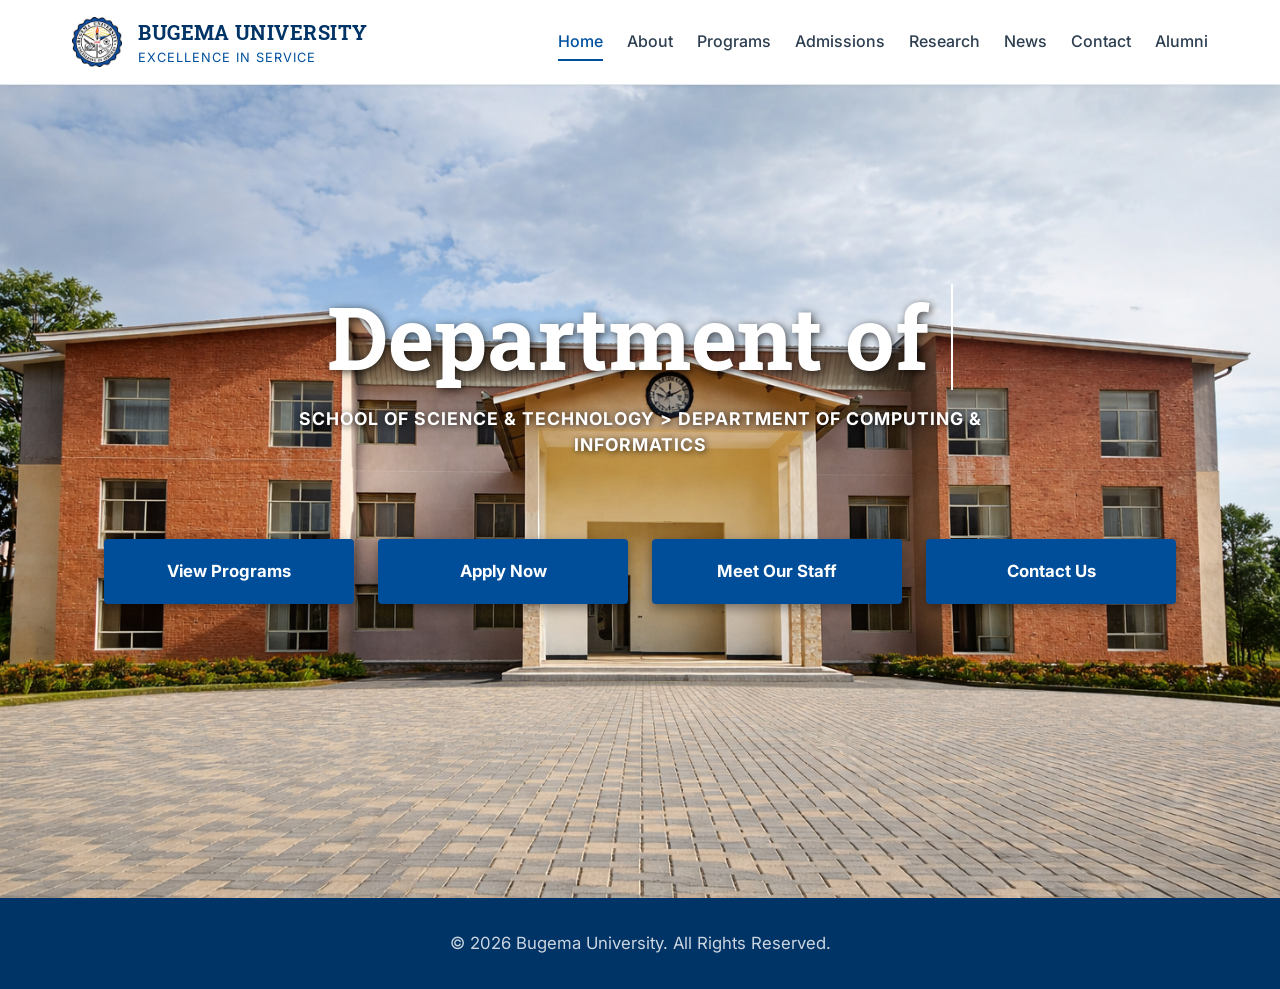
<file: index.html>
<!DOCTYPE html>
<html lang="en">

<head>
    <meta charset="UTF-8">
    <meta name="viewport" content="width=device-width, initial-scale=1.0">
    <title>Bugema University - Department of Computing & Informatics</title>
    <link rel="stylesheet" href="styles.css">
    <link rel="stylesheet" href="https://cdnjs.cloudflare.com/ajax/libs/font-awesome/6.0.0-beta3/css/all.min.css">
    <style>
        body {
            background-image: url('assets/hero-campus.png');
            background-size: cover;
            background-position: center;
            background-attachment: fixed;
            margin: 0;
            overflow-x: hidden;
        }

        /* NEW STACKED LAYOUT (Typewriter Top, Links Bottom) */
        .hero-background {
            background-color: transparent !important;
            min-height: 85vh !important;
            display: flex;
            align-items: center;
            justify-content: center;
            position: relative;
            padding: 4rem 5%;
        }

        .hero-stacked-layout {
            display: flex;
            flex-direction: column;
            align-items: center;
            justify-content: center;
            width: 100%;
            max-width: 1200px;
            gap: 4rem; /* Spacing between text and the glass box */
        }

        .hero-text-side {
            width: 100%;
            display: flex;
            flex-direction: column;
            align-items: center;
            text-align: center;
        }

        .hero-title {
            color: #ffffff !important;
            font-family: 'Roboto Slab', serif;
            font-size: 5.5rem !important; /* Huge text per image */
            line-height: 1.2;
            margin: 0 0 1rem 0;
            text-shadow: 2px 2px 8px rgba(0, 0, 0, 0.7) !important;
            text-align: center;
        }

        .typewriter {
            border-right: .12em solid white;
            animation: blink-caret .8s step-end infinite;
            display: inline-block;
        }

        @keyframes blink-caret {
            from, to { border-color: transparent }
            50% { border-color: white; }
        }

        .breadcrumb {
            color: #ffffff !important;
            text-shadow: 1px 1px 6px rgba(0, 0, 0, 0.8) !important;
            font-size: 1.1rem;
            letter-spacing: 1px;
            text-transform: uppercase;
            font-weight: 700;
            margin: 0;
            max-width: 800px; 
            text-align: center;
            line-height: 1.5;
        }

        .hero-cards-side {
            display: flex;
            justify-content: center;
            width: 100%;
        }

        .content-box {
            background: transparent !important;
            border: none !important;
            box-shadow: none !important;
            width: 100%;
            max-width: 1100px; /* Allow sufficient width for a single row */
            padding: 1rem 0 !important;
        }

        .quick-links {
            display: flex !important;
            flex-direction: row;
            flex-wrap: wrap; 
            justify-content: center;
            align-items: center;
            gap: 1.5rem !important; 
            margin: 0 !important;
            width: 100%;
        }

        .link-button {
            flex: 1 1 200px;
            max-width: 250px;
            text-align: center;
            padding: 1.2rem 1rem !important;
            font-size: 1.05rem; 
            color: #ffffff !important;
            background-color: #004d99 !important; 
            border-radius: 4px !important;
            font-weight: 700 !important;
            box-shadow: 0 4px 12px rgba(0, 0, 0, 0.4); /* Enhanced shadow against background */
            text-decoration: none;
            transition: transform 0.2s, background-color 0.2s;
            display: flex;
            align-items: center;
            justify-content: center;
            min-height: 55px;
        }
        
        .link-button:hover {
            transform: translateY(-2px);
            background-color: #003366 !important;
        }

        /* Mobile specific adjustments to ensure it looks okay on small screens */
        @media (max-width: 991px) {
            .hero-title { font-size: 3.5rem !important; }
            .content-box { padding: 2rem 1.5rem !important; }
        }
    </style>
</head>

<body>
    <header class="main-header">
        <div class="nav-container">
            <a href="index.html" class="logo">
                <img src="assets/logo.webp" alt="Bugema University Official Logo">
                <div class="logo-text">
                    <span>BUGEMA UNIVERSITY</span>
                    <span>Excellence In Service</span>
                </div>
            </a>
            <div class="hamburger">
                <span class="bar"></span>
                <span class="bar"></span>
                <span class="bar"></span>
            </div>
            <nav class="main-nav">
                <ul>
                    <li><a href="index.html" class="active">Home</a></li>
                    <li><a href="about.html">About</a></li>
                    <li><a href="academic-programs.html">Programs</a></li>
                    <li><a href="admissions.html">Admissions</a></li>
                    <li><a href="research.html">Research</a></li>
                    <li><a href="news.html">News</a></li>
                    <li><a href="contact.html">Contact</a></li>
                    <li><a href="alumni.html">Alumni</a></li>
                </ul>
            </nav>
        </div>
    </header>

    <div class="hero-background">
        <div class="hero-stacked-layout">
            <div class="hero-text-side fade-in stagger-1">
                <h1 class="hero-title typewriter" id="typewriter-text" style="white-space: pre-wrap;"></h1>
                <p class="breadcrumb">SCHOOL OF SCIENCE & TECHNOLOGY > DEPARTMENT OF COMPUTING & INFORMATICS</p>
            </div>
            
            <div class="hero-cards-side fade-in stagger-2">
                <div class="content-box">
                    <div class="quick-links">
                        <a href="academic-programs.html" class="link-button">View Programs</a>
                        <a href="admissions.html" class="link-button">Apply Now</a>
                        <a href="staff.html" class="link-button">Meet Our Staff</a>
                        <a href="contact.html" class="link-button">Contact Us</a>
                    </div>
                </div>
            </div>
        </div>
    </div>

    <footer>
        <p>&copy; 2026 Bugema University. All Rights Reserved.</p>
    </footer>

    <script>
        const text = "Department of Computing & Informatics";
        const element = document.getElementById('typewriter-text');
        let index = 0;

        function typeWriter() {
            element.textContent = "";
            index = 0;

            function type() {
                if (index < text.length) {
                    element.textContent += text.charAt(index);
                    index++;
                    setTimeout(type, 100);
                } else {
                    setTimeout(typeWriter, 5000);
                }
            }

            type();
        }

        typeWriter();
    </script>
    <script src="script.js"></script>
</body>

</html>
</file>
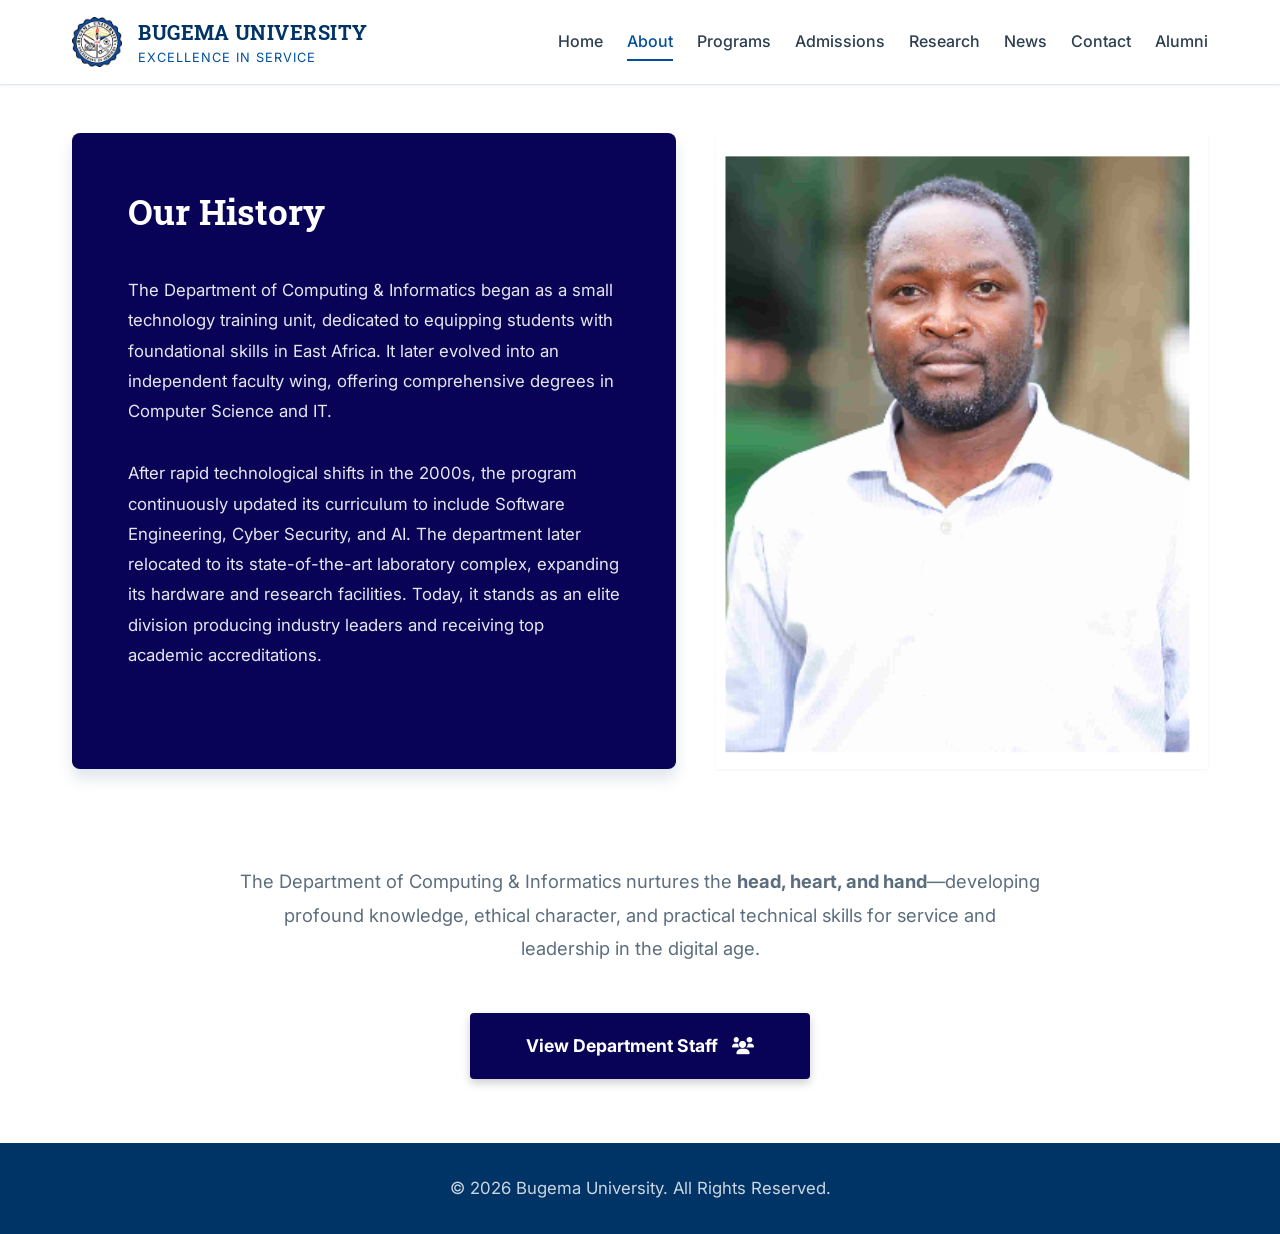
<file: about.html>
<!DOCTYPE html>
<html lang="en">
<head>
    <meta charset="UTF-8">
    <meta name="viewport" content="width=device-width, initial-scale=1.0">
    <title>About - Bugema University</title>
    <link rel="stylesheet" href="styles.css">
    <link rel="stylesheet" href="https://cdnjs.cloudflare.com/ajax/libs/font-awesome/6.0.0-beta3/css/all.min.css">
</head>
<body>
    <header class="main-header">
        <div class="nav-container">
            <a href="index.html" class="logo">
                <img src="assets/logo.webp" alt="Bugema University Logo">
                <div class="logo-text">
                    <span>BUGEMA UNIVERSITY</span>
                    <span>Excellence In Service</span>
                </div>
            </a>
            <div class="hamburger">
                <span class="bar"></span>
                <span class="bar"></span>
                <span class="bar"></span>
            </div>
            <nav class="main-nav">
                <ul>
                    <li><a href="index.html">Home</a></li>
                    <li><a href="about.html" class="active">About</a></li>
                    <li><a href="academic-programs.html">Programs</a></li>
                    <li><a href="admissions.html">Admissions</a></li>
                    <li><a href="research.html">Research</a></li>
                    <li><a href="news.html">News</a></li>
                    <li><a href="contact.html">Contact</a></li>
                    <li><a href="alumni.html">Alumni</a></li>
                </ul>
            </nav>
        </div>
    </header>

    <div class="container fade-in">
        <style>
            .history-box h2::after, .philosophy-section h2::after { display: none; }
        </style>
        <div class="about-hero-section stagger-1" style="display: flex; flex-wrap: wrap; gap: 2.5rem; margin: 3rem 0 5rem 0;">
            <div class="history-box" style="flex: 1; min-width: 300px; background-color: #080357; padding: 3.5rem; border-radius: 8px; box-shadow: var(--shadow-lg);">
                <h2 style="color: white; font-family: 'Roboto Slab', serif; font-size: 2.2rem; margin-bottom: 2rem;">Our History</h2>
                <p style="color: rgba(255, 255, 255, 0.9); font-size: 1.05rem; line-height: 1.8; margin-bottom: 2rem;">
                    The Department of Computing & Informatics began as a small technology training unit, dedicated to equipping students with foundational skills in East Africa. It later evolved into an independent faculty wing, offering comprehensive degrees in Computer Science and IT.
                </p>
                <p style="color: rgba(255, 255, 255, 0.9); font-size: 1.05rem; line-height: 1.8;">
                    After rapid technological shifts in the 2000s, the program continuously updated its curriculum to include Software Engineering, Cyber Security, and AI. The department later relocated to its state-of-the-art laboratory complex, expanding its hardware and research facilities. Today, it stands as an elite division producing industry leaders and receiving top academic accreditations.
                </p>
            </div>
            <div class="history-image" style="flex: 1; min-width: 300px;">
                <img src="assets/hd.png" alt="Department Campus" style="width: 100%; height: 100%; object-fit: cover; box-shadow: var(--shadow-sm);">
            </div>
        </div>

        <div class="philosophy-section stagger-2" style="text-align: center; max-width: 800px; margin: 6rem auto 4rem auto;">
           
            <p style="color: var(--text-secondary); font-size: 1.15rem; line-height: 1.8;">
                The Department of Computing & Informatics nurtures the <strong>head, heart, and hand</strong>—developing profound knowledge, ethical character, and practical technical skills for service and leadership in the digital age.
            </p>
            <div style="margin-top: 3rem;">
                <a href="staff.html" style="background-color: #080357; color: white; padding: 1.2rem 3.5rem; text-decoration: none; border-radius: 4px; font-weight: bold; font-size: 1.1rem; box-shadow: 0 4px 10px rgba(0,0,0,0.2); transition: transform 0.2s; display: inline-block;">View Department Staff <i class="fas fa-users" style="margin-left: 10px;"></i></a>
            </div>
        </div>
    </div>
    
   

    <footer>
        <p>&copy; 2026 Bugema University. All Rights Reserved.</p>
    </footer>

    <script src="script.js"></script>
</body>
</html>
</file>
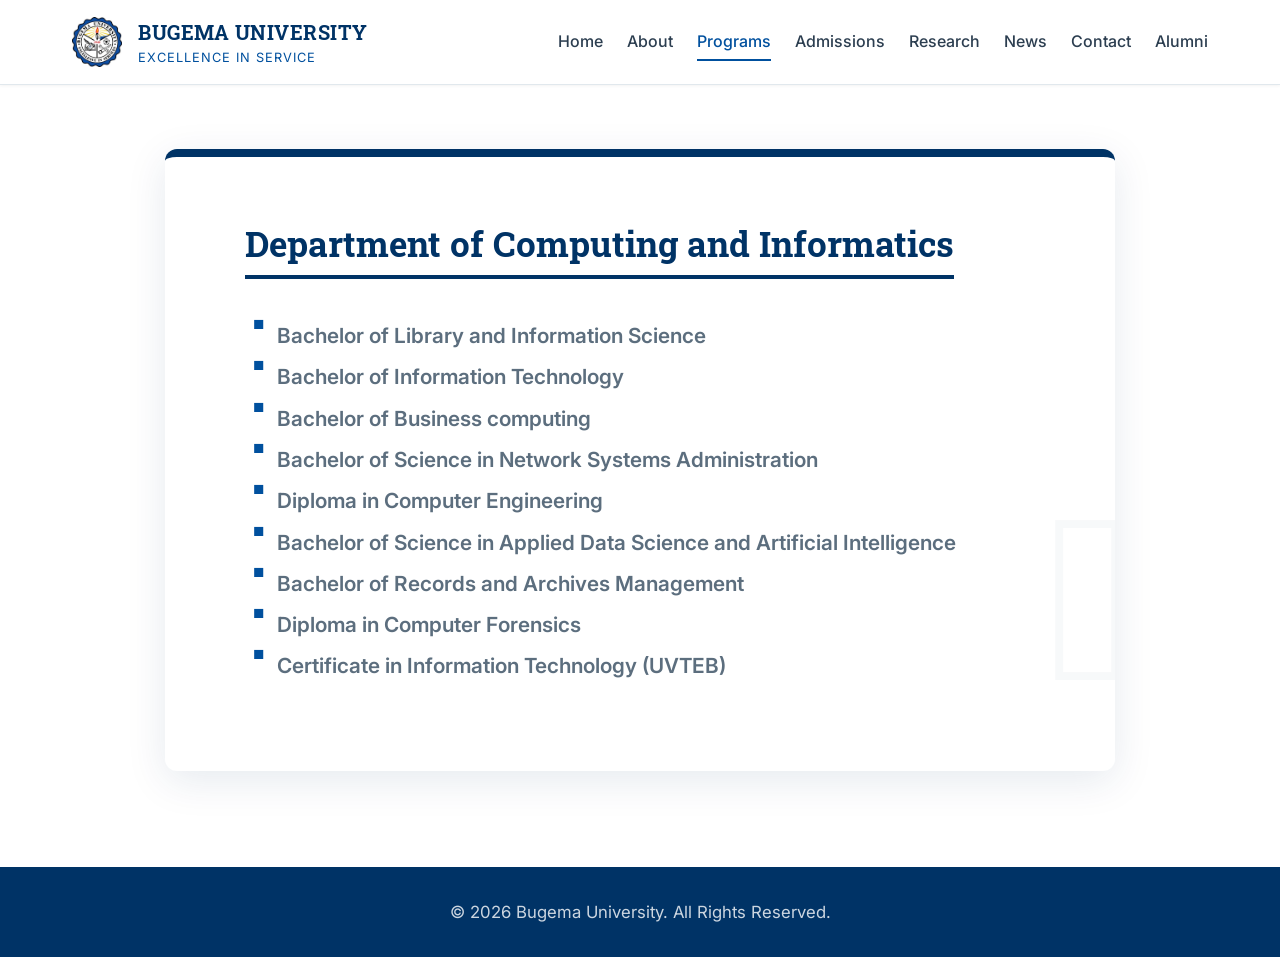
<file: academic-programs.html>
<!DOCTYPE html>
<html lang="en">
<head>
    <meta charset="UTF-8">
    <meta name="viewport" content="width=device-width, initial-scale=1.0">
    <title>Academic Programs - Bugema University</title>
    <link rel="stylesheet" href="styles.css">
</head>
<body>
    <header class="main-header">
        <div class="nav-container">
            <a href="index.html" class="logo">
                <img src="assets/logo.webp" alt="Bugema University Logo">
                <div class="logo-text">
                    <span>BUGEMA UNIVERSITY</span>
                    <span>Excellence In Service</span>
                </div>
            </a>
            <div class="hamburger">
                <span class="bar"></span>
                <span class="bar"></span>
                <span class="bar"></span>
            </div>
            <nav class="main-nav">
                <ul>
                    <li><a href="index.html">Home</a></li>
                    <li><a href="about.html">About</a></li>
                    <li><a href="academic-programs.html" class="active">Programs</a></li>
                    <li><a href="admissions.html">Admissions</a></li>
                    <li><a href="research.html">Research</a></li>
                    <li><a href="news.html">News</a></li>
                    <li><a href="contact.html">Contact</a></li>
                    <li><a href="alumni.html">Alumni</a></li>
                </ul>
            </nav>
        </div>
    </header>

    <div class="container fade-in">
        <style>
            .programs-card {
                background: white;
                border-radius: 12px;
                box-shadow: 0 10px 40px rgba(0, 51, 102, 0.1);
                border-top: 8px solid var(--primary-blue);
                max-width: 950px;
                margin: 4rem auto 6rem auto;
                padding: 4rem 5rem;
                position: relative;
                overflow: hidden;
            }
            
            /* Decorative background watermark */
            .programs-card::after {
                content: "\f109";
                font-family: "Font Awesome 6 Free";
                font-weight: 900;
                position: absolute;
                bottom: -20px;
                right: -20px;
                font-size: 15rem;
                color: rgba(0, 51, 102, 0.03);
                z-index: 0;
            }

            .dept-title {
                font-family: 'Roboto Slab', serif;
                font-size: 2.2rem;
                color: var(--primary-blue);
                border-bottom: 4px solid var(--primary-blue);
                padding-bottom: 0.5rem;
                margin-bottom: 2.5rem;
                display: inline-block;
                position: relative;
                z-index: 1;
            }
            .dept-title::after {
                display: none;
            }

            .programs-list {
                list-style: none;
                padding: 0;
                position: relative;
                z-index: 1;
            }

            .programs-list li {
                font-size: 1.3rem;
                font-weight: 600;
                color: var(--primary-blue);
                margin-bottom: 1.4rem;
                padding-left: 28px;
                position: relative;
                transition: transform 0.3s ease, color 0.3s ease;
                display: flex;
                align-items: center;
                cursor: default;
            }

            .programs-list li:hover {
                transform: translateX(12px);
                color: #cc0000; /* Subtle red hover accent to match site accents */
            }

            .programs-list li::before {
                content: "•";
                color: var(--primary-blue);
                font-size: 2.5rem;
                position: absolute;
                left: 0;
                top: 50%;
                transform: translateY(-50%);
            }
        </style>

        <div class="programs-card stagger-1">
            <h2 class="dept-title">Department of Computing and Informatics</h2>
            <ul class="programs-list">
                <li>Bachelor of Library and Information Science</li>
                <li>Bachelor of Information Technology</li>
                <li>Bachelor of Business computing</li>
                <li>Bachelor of Science in Network Systems Administration</li>
                <li>Diploma in Computer Engineering</li>
                <li>Bachelor of Science in Applied Data Science and Artificial Intelligence</li>
                <li>Bachelor of Records and Archives Management</li>
                <li>Diploma in Computer Forensics</li>
                <li>Certificate in Information Technology (UVTEB)</li>
            </ul>
        </div>
    </div>
    
    <footer>
        <p>&copy; 2026 Bugema University. All Rights Reserved.</p>
    </footer>
    <script src="script.js"></script>
</body>
</html>
</file>
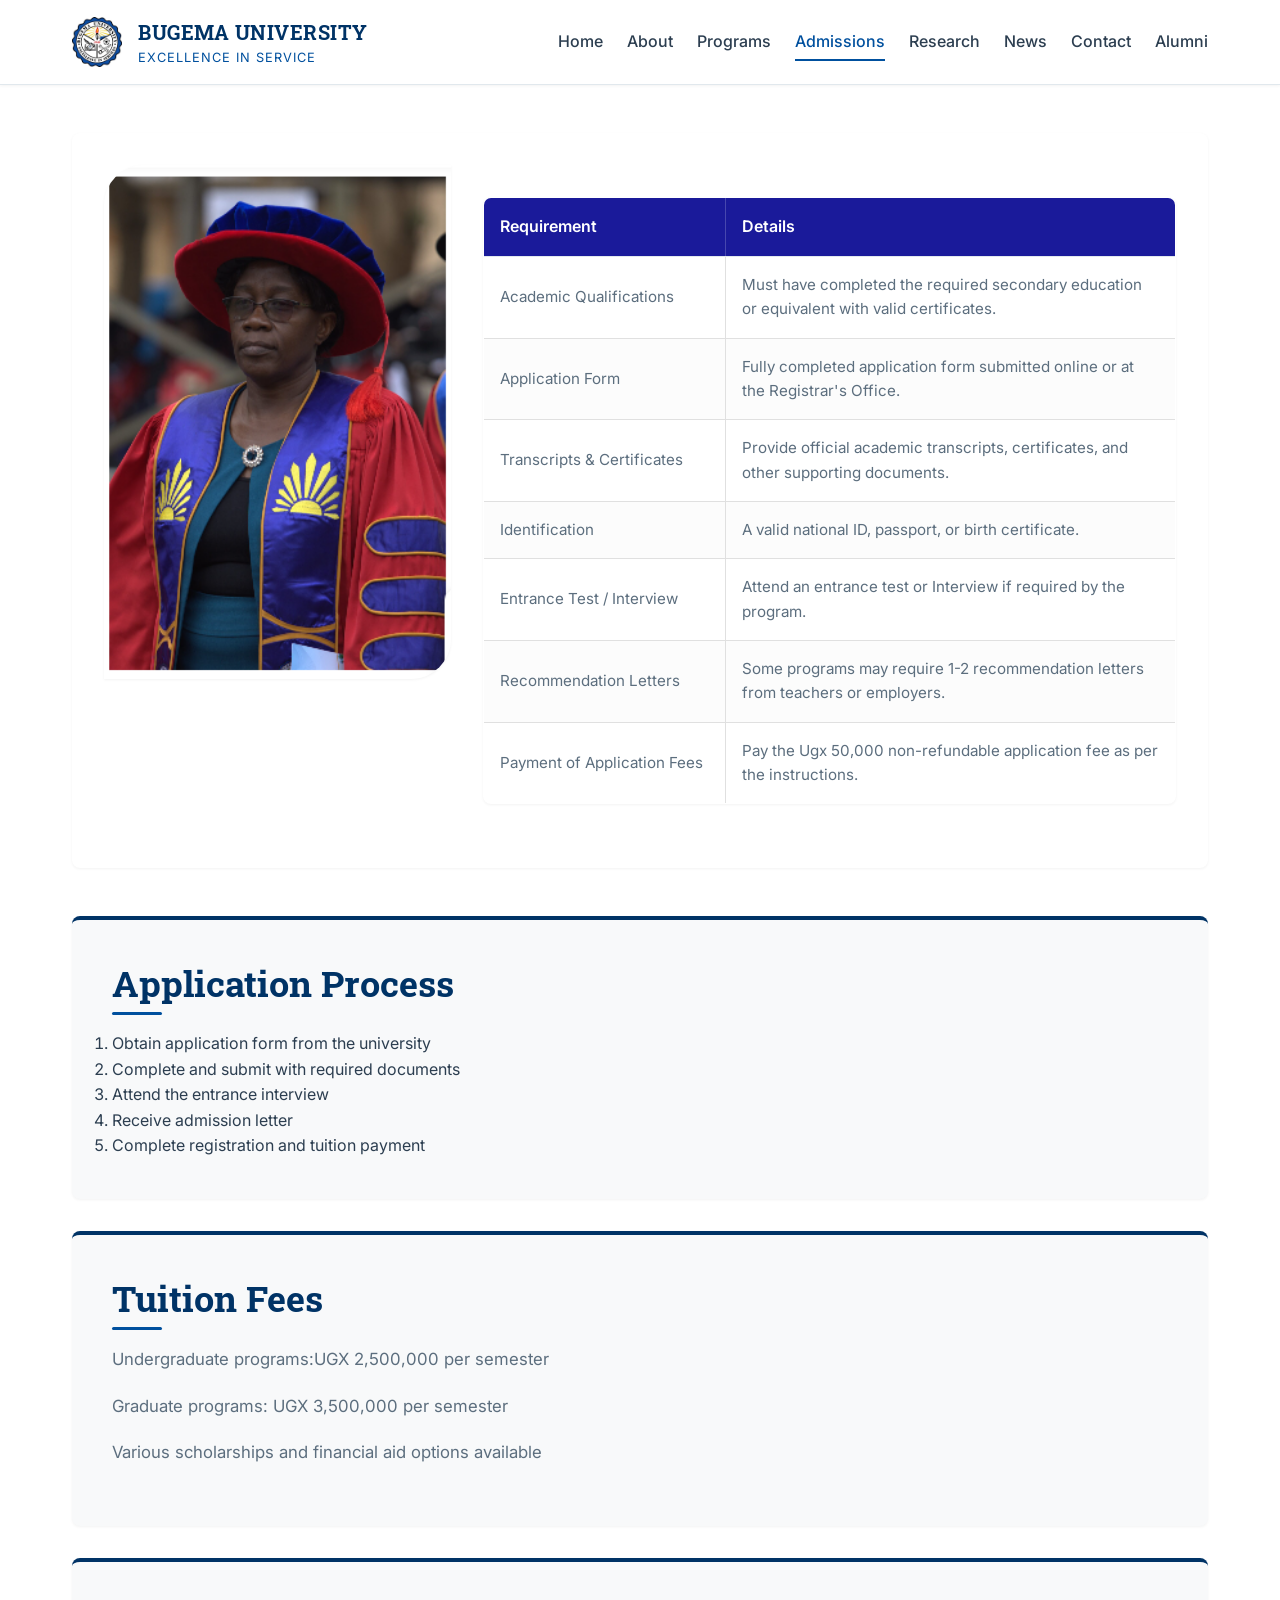
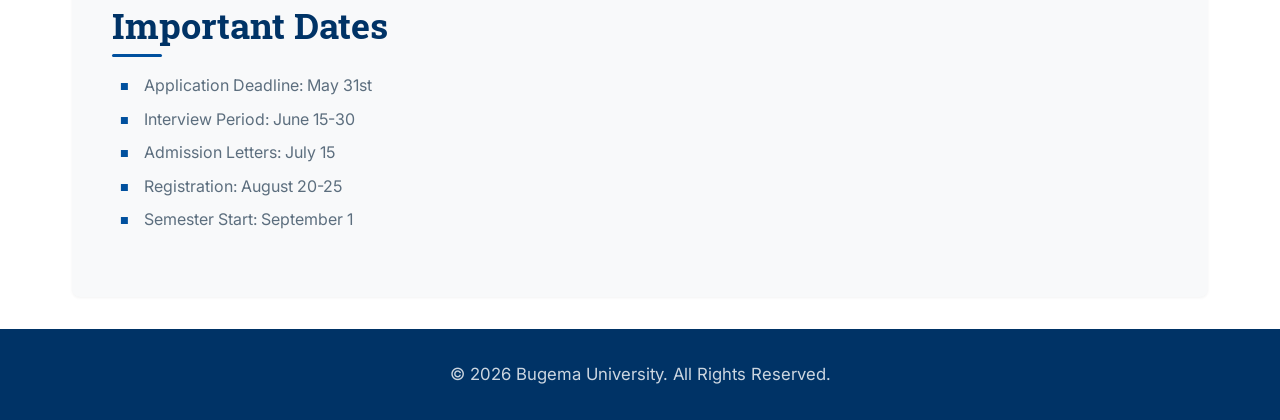
<file: admissions.html>
<!DOCTYPE html>
<html lang="en">

<head>
    <meta charset="UTF-8">
    <meta name="viewport" content="width=device-width, initial-scale=1.0">
    <title>Admissions - Bugema University</title>
    <link rel="stylesheet" href="styles.css">
    <link rel="stylesheet" href="https://cdnjs.cloudflare.com/ajax/libs/font-awesome/6.0.0-beta3/css/all.min.css">
</head>

<body>
    <header class="main-header">
        <div class="nav-container">
            <a href="index.html" class="logo">
                <img src="assets/logo.webp" alt="Bugema University Logo">
                <div class="logo-text">
                    <span>BUGEMA UNIVERSITY</span>
                    <span>Excellence In Service</span>
                </div>
            </a>
            <nav class="main-nav">
                <ul>
                    <li><a href="index.html">Home</a></li>
                    <li><a href="about.html">About</a></li>
                    <li><a href="academic-programs.html">Programs</a></li>
                    <li><a href="admissions.html" class="active">Admissions</a></li>
                    <li><a href="research.html">Research</a></li>
                    <li><a href="news.html">News</a></li>
                    <li><a href="contact.html">Contact</a></li>
                    <li><a href="alumni.html">Alumni</a></li>
                </ul>
            </nav>
        </div>
    </header>

    <div class="container fade-in">


        <div class="admission-requirements-section stagger-3"
            style="display: flex; flex-wrap: wrap; gap: 2rem; align-items: flex-start; margin: 3rem 0; background: var(--bg-base); padding: 2rem; border-radius: var(--radius-md); box-shadow: var(--shadow-sm);">
            <div class="admission-image" style="flex: 1; min-width: 250px; max-width: 350px;">
                <img src="assets/ww.png" alt="Admissions"
                    style="width: 100%; height: auto; border-radius: 40px 0 40px 0; object-fit: cover; box-shadow: var(--shadow-sm);">
            </div>
            <div class="admission-table-container" style="flex: 2; min-width: 300px;">
                <style>
                    .req-heading::after {
                        display: none;
                    }

                    .requirements-table th {
                        background-color: #1a1a9a;
                        color: white;
                    }

                    .requirements-table td {
                        font-size: 0.95rem;
                    }
                </style>
                <table class="requirements-table"
                    style="width: 100%; border-collapse: collapse; box-shadow: var(--shadow-sm); border: 1px solid #e0e0e0;">
                    <thead>
                        <tr>
                            <th
                                style="padding: 1rem; text-align: left; font-weight: 600; border-right: 1px solid rgba(255,255,255,0.2);">
                                Requirement</th>
                            <th style="padding: 1rem; text-align: left; font-weight: 600;">Details</th>
                        </tr>
                    </thead>
                    <tbody>
                        <tr>
                            <td
                                style="padding: 1rem; border-bottom: 1px solid #e0e0e0; color: var(--text-secondary); border-right: 1px solid #e0e0e0; width: 35%;">
                                Academic Qualifications</td>
                            <td style="padding: 1rem; border-bottom: 1px solid #e0e0e0; color: var(--text-secondary);">
                                Must have completed the required secondary education or equivalent with valid
                                certificates.</td>
                        </tr>
                        <tr style="background-color: #fcfcfc;">
                            <td
                                style="padding: 1rem; border-bottom: 1px solid #e0e0e0; color: var(--text-secondary); border-right: 1px solid #e0e0e0;">
                                Application Form</td>
                            <td style="padding: 1rem; border-bottom: 1px solid #e0e0e0; color: var(--text-secondary);">
                                Fully completed application form submitted online or at the Registrar's Office.</td>
                        </tr>
                        <tr>
                            <td
                                style="padding: 1rem; border-bottom: 1px solid #e0e0e0; color: var(--text-secondary); border-right: 1px solid #e0e0e0;">
                                Transcripts & Certificates</td>
                            <td style="padding: 1rem; border-bottom: 1px solid #e0e0e0; color: var(--text-secondary);">
                                Provide official academic transcripts, certificates, and other supporting documents.
                            </td>
                        </tr>
                        <tr style="background-color: #fcfcfc;">
                            <td
                                style="padding: 1rem; border-bottom: 1px solid #e0e0e0; color: var(--text-secondary); border-right: 1px solid #e0e0e0;">
                                Identification</td>
                            <td style="padding: 1rem; border-bottom: 1px solid #e0e0e0; color: var(--text-secondary);">A
                                valid national ID, passport, or birth certificate.</td>
                        </tr>
                        <tr>
                            <td
                                style="padding: 1rem; border-bottom: 1px solid #e0e0e0; color: var(--text-secondary); border-right: 1px solid #e0e0e0;">
                                Entrance Test / Interview</td>
                            <td style="padding: 1rem; border-bottom: 1px solid #e0e0e0; color: var(--text-secondary);">
                                Attend an entrance test or Interview if required by the program.</td>
                        </tr>
                        <tr style="background-color: #fcfcfc;">
                            <td
                                style="padding: 1rem; border-bottom: 1px solid #e0e0e0; color: var(--text-secondary); border-right: 1px solid #e0e0e0;">
                                Recommendation Letters</td>
                            <td style="padding: 1rem; border-bottom: 1px solid #e0e0e0; color: var(--text-secondary);">
                                Some programs may require 1-2 recommendation letters from teachers or employers.</td>
                        </tr>
                        <tr>
                            <td
                                style="padding: 1rem; border-bottom: none; color: var(--text-secondary); border-right: 1px solid #e0e0e0;">
                                Payment of Application Fees</td>
                            <td style="padding: 1rem; border-bottom: none; color: var(--text-secondary);">Pay the Ugx
                                50,000 non-refundable application fee as per the instructions.</td>
                        </tr>
                    </tbody>
                </table>
            </div>
        </div>

        <div class="content-box stagger-4">
            <h2>Application Process</h2>
            <ol>
                <li>Obtain application form from the university</li>
                <li>Complete and submit with required documents</li>
                <li>Attend the entrance interview</li>
                <li>Receive admission letter</li>
                <li>Complete registration and tuition payment</li>
            </ol>
        </div>

        <div class="content-box stagger-5">
            <h2>Tuition Fees</h2>
            <p>Undergraduate programs:UGX 2,500,000 per semester</p>
            <p>Graduate programs: UGX 3,500,000 per semester</p>
            <p>Various scholarships and financial aid options available</p>
        </div>

        <div class="content-box stagger-6">
            <h2>Important Dates</h2>
            <ul>
                <li>Application Deadline: May 31st</li>
                <li>Interview Period: June 15-30</li>
                <li>Admission Letters: July 15</li>
                <li>Registration: August 20-25</li>
                <li>Semester Start: September 1</li>
            </ul>
        </div>
    </div>

    <footer>
        <p>&copy; 2026 Bugema University. All Rights Reserved.</p>
    </footer>

</body>

</html>
</file>
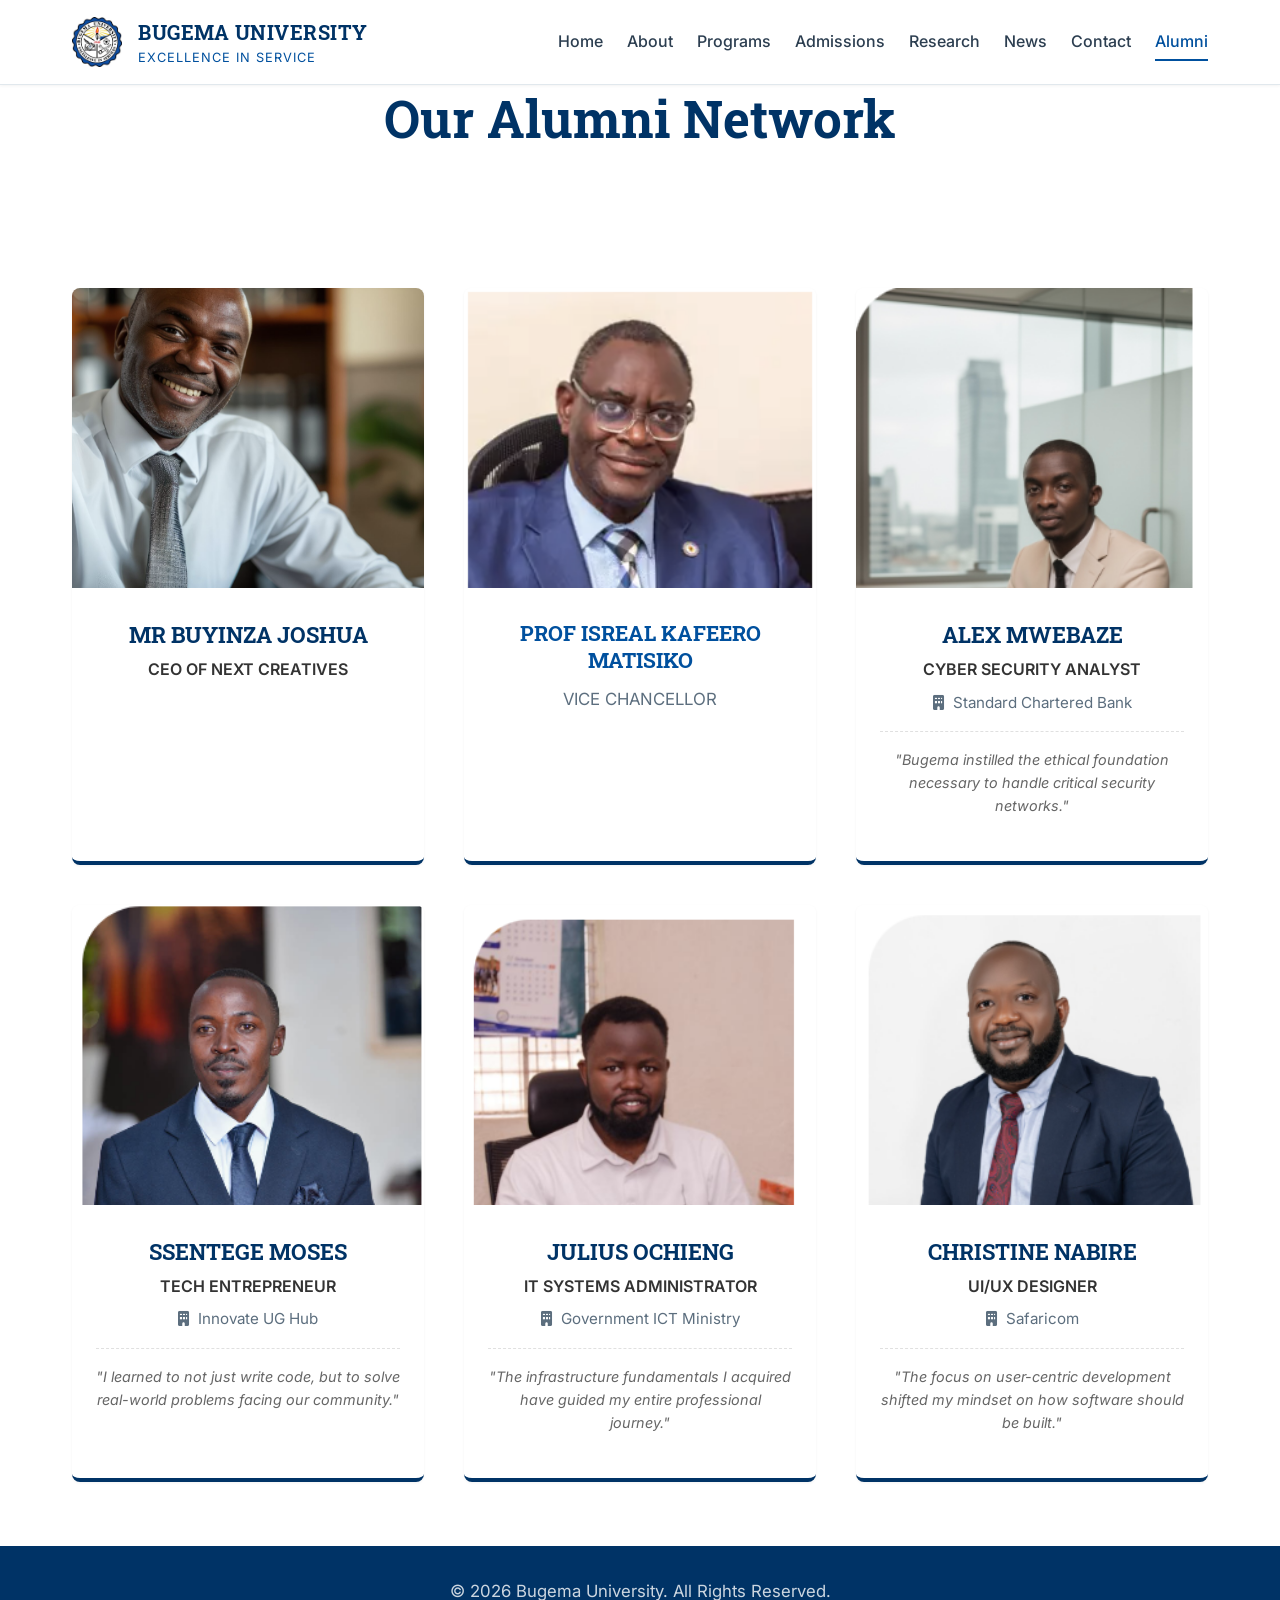
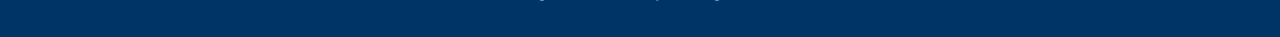
<file: alumni.html>
<!DOCTYPE html>
<html lang="en">
<head>
    <meta charset="UTF-8">
    <meta name="viewport" content="width=device-width, initial-scale=1.0">
    <title>Alumni - Bugema University</title>
    <link rel="stylesheet" href="styles.css">
    <link rel="stylesheet" href="https://cdnjs.cloudflare.com/ajax/libs/font-awesome/6.0.0-beta3/css/all.min.css">
</head>
<body>
    <header class="main-header">
        <div class="nav-container">
            <a href="index.html" class="logo">
                <img src="assets/logo.webp" alt="Bugema University Logo">
                <div class="logo-text">
                    <span>BUGEMA UNIVERSITY</span>
                    <span>Excellence In Service</span>
                </div>
            </a>
            <div class="hamburger">
                <span class="bar"></span>
                <span class="bar"></span>
                <span class="bar"></span>
            </div>
            <nav class="main-nav">
                <ul>
                    <li><a href="index.html">Home</a></li>
                    <li><a href="about.html">About</a></li>
                    <li><a href="academic-programs.html">Programs</a></li>
                    <li><a href="admissions.html">Admissions</a></li>
                    <li><a href="research.html">Research</a></li>
                    <li><a href="news.html">News</a></li>
                    <li><a href="contact.html">Contact</a></li>
                    <li><a href="alumni.html" class="active">Alumni</a></li>
                </ul>
            </nav>
        </div>
    </header>

    <div class="page-hero">
        <div class="container fade-in">
            <h1 class="stagger-1 text-center">Our Alumni Network</h1>
            <p class="stagger-2 text-center" style="color: rgba(255,255,255,0.9); font-size: 1.1rem; max-width: 800px; margin: 0 auto;">
                Celebrating the success and global impact of our distinguished graduates in the world of Computing and Informatics.
            </p>
        </div>
    </div>

    <!-- Alumni specific styles -->
    <style>
        .alumni-grid {
            display: grid;
            grid-template-columns: repeat(auto-fit, minmax(280px, 1fr));
            gap: 2.5rem;
            margin: 4rem auto;
            max-width: 1200px;
        }
        
        .alumni-card {
            background: white;
            border-radius: 8px;
            overflow: hidden;
            box-shadow: var(--shadow-sm);
            transition: transform 0.3s, box-shadow 0.3s;
            border-bottom: 4px solid var(--primary-blue);
        }
        
        .alumni-card:hover {
            transform: translateY(-5px);
            box-shadow: var(--shadow-lg);
            border-bottom-color: #200bdd; /* Matching updated hover accent */
        }
        
        .alumni-image {
            width: 100%;
            height: 300px;
            object-fit: cover;
            object-position: top;
            filter: grayscale(20%);
            transition: filter 0.3s, transform 0.3s;
        }
        
        .alumni-card:hover .alumni-image {
            filter: grayscale(0%);
            transform: scale(1.02);
        }
        
        .alumni-info {
            padding: 1.5rem;
            text-align: center;
        }
        
        .alumni-name {
            font-family: 'Roboto Slab', serif;
            color: var(--primary-blue);
            font-size: 1.4rem;
            margin-bottom: 0.5rem;
            text-transform: uppercase;
        }
        
        .alumni-role {
            font-weight: 600;
            color: #333;
            margin-bottom: 0.5rem;
            font-size: 1rem;
            text-transform: uppercase;
        }

        .alumni-company {
            color: var(--text-secondary);
            font-size: 0.95rem;
            margin-bottom: 1rem;
        }

        .alumni-quote {
            font-style: italic;
            color: #666;
            font-size: 0.9rem;
            line-height: 1.6;
            padding-top: 1rem;
            border-top: 1px dashed #e0e0e0;
        }
    </style>

    <div class="container fade-in">
        <div class="alumni-grid">
            <div class="alumni-card stagger-3">
                <div style="overflow: hidden;">
                    <!-- Placeholder Professional Portrait via placeholder.com -->
                    <img src="assets/on.png" alt="Alumni Placeholder" class="alumni-image">
                </div>
                <div class="alumni-info">
                    <h3 class="alumni-name">MR BUYINZA JOSHUA</h3>
                    <p class="alumni-role">CEO OF NEXT CREATIVES</p>
                
                </div>
            </div>

            <div class="alumni-card stagger-3">
                <div style="overflow: hidden;">
                    <img src="assets/dv.png" alt="Alumni Placeholder" class="alumni-image">
                </div>
                <div class="alumni-info">
                    <h3 class="staff-name">PROF ISREAL KAFEERO MATISIKO</h3>
                    <p class="staff-title">VICE CHANCELLOR</p>
                </div>
            </div>

            <div class="alumni-card stagger-4">
                <div style="overflow: hidden;">
                    <img src="assets/TW.png" alt="Alumni Placeholder" class="alumni-image">
                </div>
                <div class="alumni-info">
                    <h3 class="alumni-name">ALEX MWEBAZE</h3>
                    <p class="alumni-role">Cyber Security Analyst</p>
                    <p class="alumni-company"><i class="fas fa-building" style="margin-right: 5px;"></i> Standard Chartered Bank</p>
                    <p class="alumni-quote">"Bugema instilled the ethical foundation necessary to handle critical security networks."</p>
                </div>
            </div>

            <div class="alumni-card stagger-4">
                <div style="overflow: hidden;">
                    <img src="assets/YT.png" alt="Alumni Placeholder" class="alumni-image">
                </div>
                <div class="alumni-info">
                    <h3 class="alumni-name">SSENTEGE MOSES</h3>
                    <p class="alumni-role">Tech Entrepreneur</p>
                    <p class="alumni-company"><i class="fas fa-building" style="margin-right: 5px;"></i> Innovate UG Hub</p>
                    <p class="alumni-quote">"I learned to not just write code, but to solve real-world problems facing our community."</p>
                </div>
            </div>
            
            <div class="alumni-card stagger-5">
                <div style="overflow: hidden;">
                    <img src="assets/HT.png" alt="Alumni Placeholder" class="alumni-image">
                </div>
                <div class="alumni-info">
                    <h3 class="alumni-name">JULIUS OCHIENG</h3>
                    <p class="alumni-role">IT Systems Administrator</p>
                    <p class="alumni-company"><i class="fas fa-building" style="margin-right: 5px;"></i> Government ICT Ministry</p>
                    <p class="alumni-quote">"The infrastructure fundamentals I acquired have guided my entire professional journey."</p>
                </div>
            </div>
            
            <div class="alumni-card stagger-5">
                <div style="overflow: hidden;">
                    <img src="assets/PP.png" alt="Alumni Placeholder" class="alumni-image">
                </div>
                <div class="alumni-info">
                    <h3 class="alumni-name">CHRISTINE NABIRE</h3>
                    <p class="alumni-role">UI/UX Designer</p>
                    <p class="alumni-company"><i class="fas fa-building" style="margin-right: 5px;"></i> Safaricom</p>
                    <p class="alumni-quote">"The focus on user-centric development shifted my mindset on how software should be built."</p>
                </div>
            </div>
        </div>
    </div>

    <footer>
        <p>&copy; 2026 Bugema University. All Rights Reserved.</p>
    </footer>

    <script src="script.js"></script>
</body>
</html>
</file>
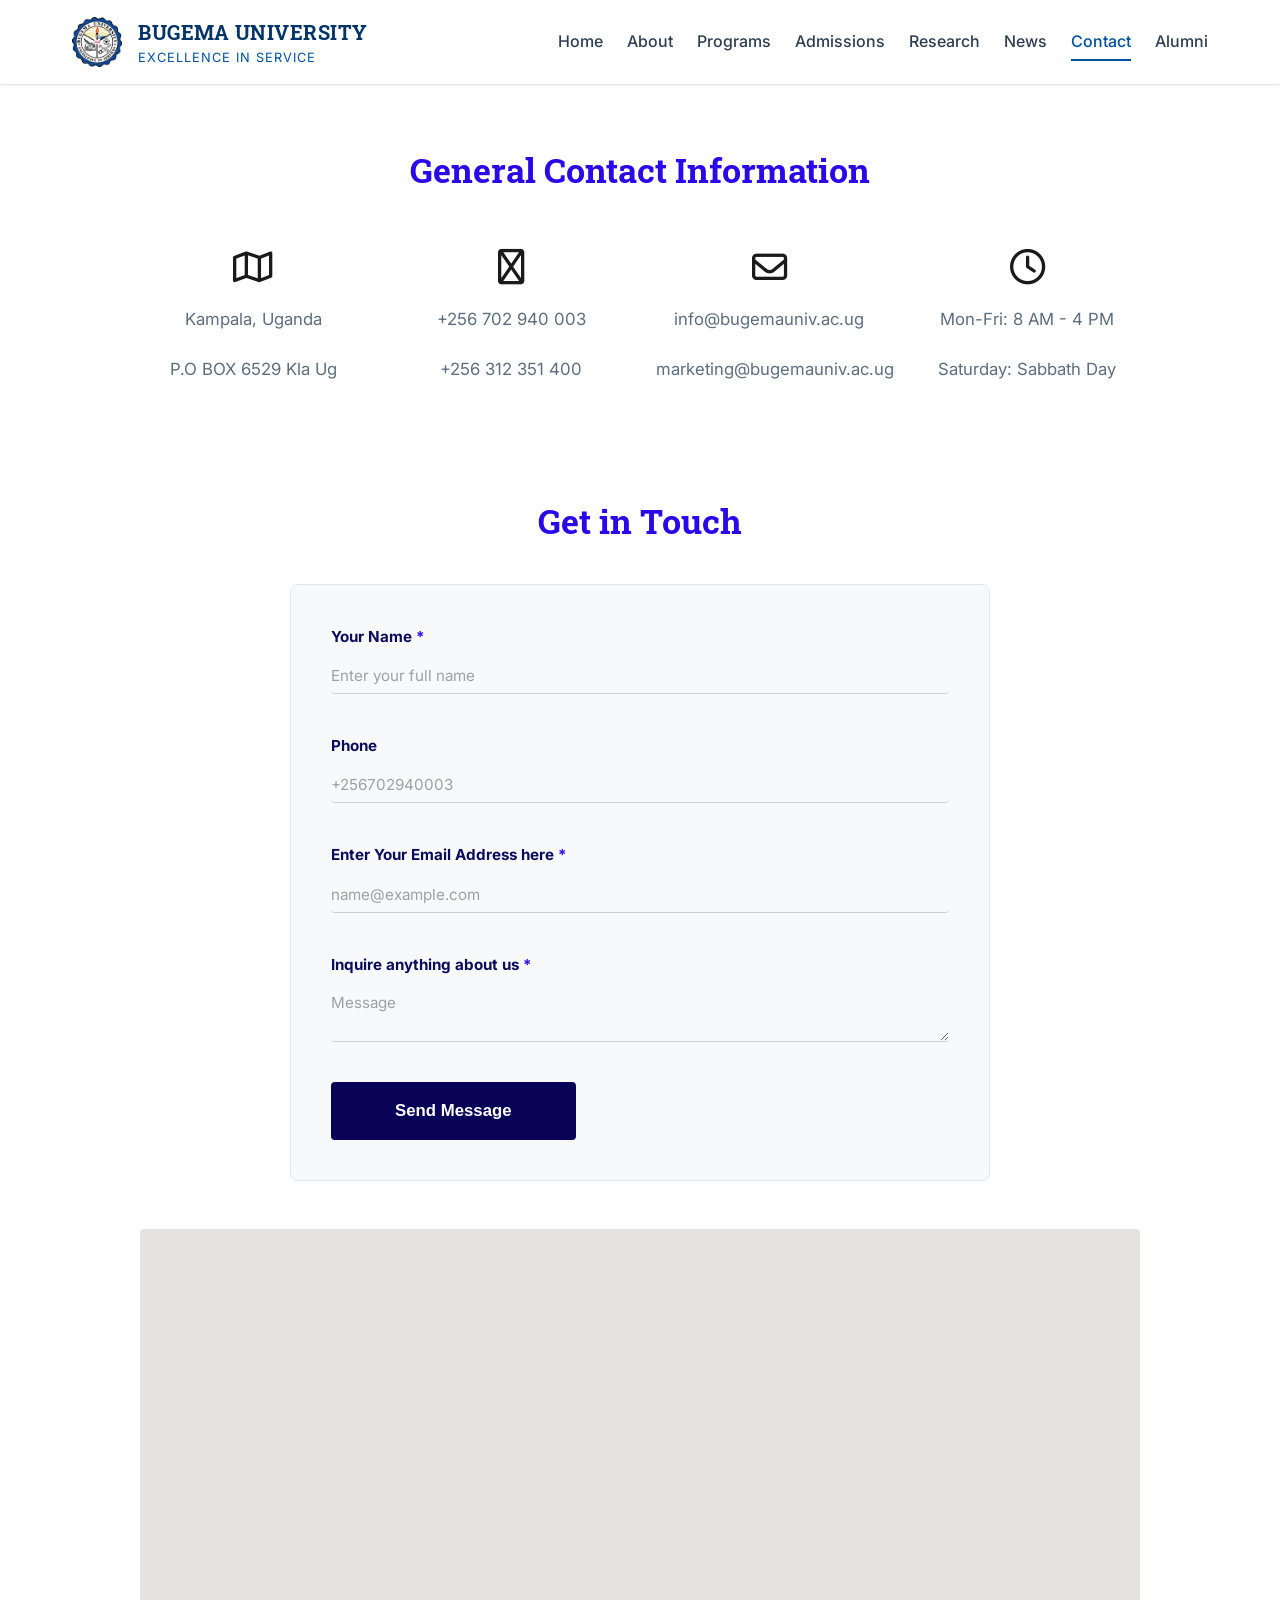
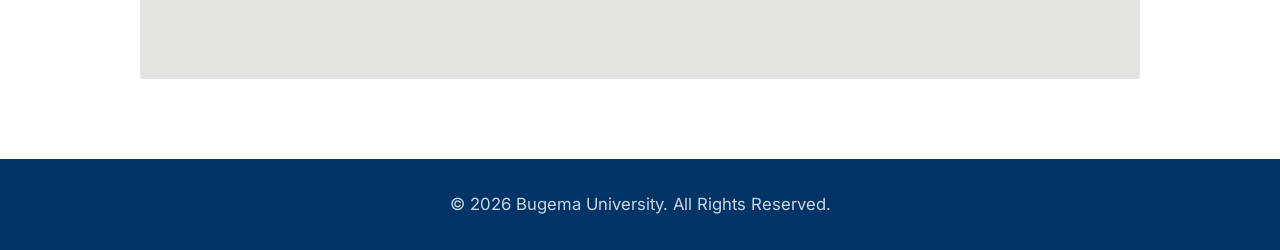
<file: contact.html>
<!DOCTYPE html>
<html lang="en">

<head>
    <meta charset="UTF-8">
    <meta name="viewport" content="width=device-width, initial-scale=1.0">
    <title>Contact - Bugema University</title>
    <link rel="stylesheet" href="styles.css">
    <link rel="stylesheet" href="https://cdnjs.cloudflare.com/ajax/libs/font-awesome/6.0.0-beta3/css/all.min.css">
</head>

<body>
    <header class="main-header">
        <div class="nav-container">
            <a href="index.html" class="logo">
                <img src="assets/logo.webp" alt="Bugema University Logo">
                <div class="logo-text">
                    <span>BUGEMA UNIVERSITY</span>
                    <span>Excellence In Service</span>
                </div>
            </a>
            <div class="hamburger">
                <span class="bar"></span>
                <span class="bar"></span>
                <span class="bar"></span>
            </div>
            <nav class="main-nav">
                <ul>
                    <li><a href="index.html">Home</a></li>
                    <li><a href="about.html">About</a></li>
                    <li><a href="academic-programs.html">Programs</a></li>
                    <li><a href="admissions.html">Admissions</a></li>
                    <li><a href="research.html">Research</a></li>
                    <li><a href="news.html">News</a></li>
                    <li><a href="contact.html" class="active">Contact</a></li>
                    <li><a href="alumni.html">Alumni</a></li>
                </ul>
            </nav>
        </div>
    </header>

    <div class="container fade-in">
        <style>
            .contact-hero {
                text-align: center;
                margin: 4rem 0 3rem 0;
            }

            .section-title {
                font-family: 'Roboto Slab', serif;
                font-size: 2.1rem;
                text-align: center;
                color: #2a09e9;
                /* Red color matching the image */
                margin-bottom: 2rem;
            }

            .section-title::after {
                display: none;
            }

            /* Top Info Grid */
            .info-grid {
                display: flex;
                flex-wrap: wrap;
                justify-content: space-around;
                text-align: center;
                margin-bottom: 6rem;
                gap: 2rem;
                max-width: 1000px;
                margin-left: auto;
                margin-right: auto;
            }

            .info-item {
                flex: 1;
                min-width: 200px;
                color: var(--text-secondary);
                font-size: 0.95rem;
                line-height: 1.8;
            }

            .info-item i {
                font-size: 2.2rem;
                color: #1a1a1a;
                margin-bottom: 1.2rem;
                font-weight: 300;
            }

            /* Form Area */
            .minimal-form {
                max-width: 850px;
                margin: 0 auto 3rem auto;
            }

            .form-group-flat {
                margin-bottom: 2.5rem;
                display: flex;
                flex-direction: column;
            }

            .form-group-flat label {
                font-weight: 700;
                color: #0b0c5a;
                font-size: 0.95rem;
                margin-bottom: 0.5rem;
            }

            .form-group-flat label span.required {
                color: #2f0fe4;
                /* specific bright blue asterisks from image */
                font-weight: bold;
            }

            .form-group-flat input,
            .form-group-flat textarea {
                border: none;
                border-bottom: 1.5px solid #d0d0d0;
                padding: 0.5rem 0;
                font-size: 1rem;
                color: var(--text-primary);
                background: transparent;
                outline: none;
                font-family: 'Inter', sans-serif;
                transition: border-bottom-color 0.3s;
            }

            .form-group-flat input:focus,
            .form-group-flat textarea:focus {
                border-bottom-color: var(--primary-blue);
            }

            .form-group-flat input::placeholder,
            .form-group-flat textarea::placeholder {
                color: #a0a0a0;
                font-size: 0.95rem;
            }

            .btn-blue {
                background-color: #080357;
                /* specific solid dark blue */
                color: white;
                border: none;
                padding: 1.2rem 4rem;
                font-size: 1.05rem;
                font-weight: 600;
                border-radius: 4px;
                cursor: pointer;
                transition: background-color 0.3s, transform 0.2s;
            }

            .btn-blue:hover {
                background-color: var(--secondary-blue);
                transform: translateY(-2px);
            }

            .map-container {
                max-width: 1000px;
                margin: 0 auto 5rem auto;
                height: 450px;
                background-color: #e5e3df;
                border-radius: 4px;
                overflow: hidden;
            }

            .map-container iframe {
                width: 100%;
                height: 100%;
                border: none;
            }
        </style>

        <div class="contact-hero stagger-1">
            <h2 class="section-title">General Contact Information</h2>
        </div>

        <div class="info-grid stagger-2">
            <div class="info-item">
                <i class="far fa-map"></i>
                <p>Kampala, Uganda</p>
                <p>P.O BOX 6529 Kla Ug</p>
            </div>
            <div class="info-item">
                <i class="fas fa-phone-alt"></i>
                <p>+256 702 940 003</p>
                <p>+256 312 351 400</p>
            </div>
            <div class="info-item">
                <i class="far fa-envelope"></i>
                <p>info@bugemauniv.ac.ug</p>
                <p>marketing@bugemauniv.ac.ug</p>
            </div>
            <div class="info-item">
                <i class="far fa-clock"></i>
                <p>Mon-Fri: 8 AM - 4 PM</p>
                <p>Saturday: Sabbath Day</p>
            </div>
        </div>

        <h2 class="section-title stagger-3">Get in Touch</h2>

        <div class="minimal-form stagger-4">
            <form id="contactForm">
                <div class="form-group-flat">
                    <label for="name">Your Name <span class="required">*</span></label>
                    <input type="text" id="name" name="name" placeholder="Enter your full name" required>
                </div>

                <div class="form-group-flat">
                    <label for="phone">Phone</label>
                    <input type="tel" id="phone" name="phone" placeholder="+256702940003">
                </div>

                <div class="form-group-flat">
                    <label for="email">Enter Your Email Address here <span class="required">*</span></label>
                    <input type="email" id="email" name="email" placeholder="name@example.com" required>
                </div>

                <div class="form-group-flat">
                    <label for="message">Inquire anything about us <span class="required">*</span></label>
                    <textarea id="message" name="message" rows="2" placeholder="Message" required
                        style="resize: vertical;"></textarea>
                </div>

                <button type="submit" class="btn-blue">Send Message</button>
            </form>
        </div>

        <div class="map-container stagger-5">
            <!-- Embedding real google map centered on Bugema University mapped area from reference image -->
            <iframe
                src="https://www.google.com/maps/embed?pb=!1m18!1m12!1m3!1d31917.3789392!2d32.618683!3d0.570222!2m3!1f0!2f0!3f0!3m2!1i1024!2i768!4f13.1!3m3!1m2!1s0x177cbb5cc7b26759%3A0xc0ffb82e212f7180!2sBugema%20University!5e0!3m2!1sen!2sug!4v1714000000000!5m2!1sen!2sug"
                allowfullscreen="" loading="lazy" referrerpolicy="no-referrer-when-downgrade"></iframe>
        </div>
    </div>

    <footer>
        <p>&copy; 2026 Bugema University. All Rights Reserved.</p>
    </footer>

    <script>
        document.getElementById('contactForm').addEventListener('submit', function (e) {
            e.preventDefault();

            // Get form data
            const formData = new FormData(this);
            const data = Object.fromEntries(formData);

            // In a real application, this would send the data to a server
            // For demo purposes, we'll show a success message
            alert(`Thank you for your message, ${data.name}!\n\nYour message regarding "${data.subject}" has been received. We will respond within 24-48 hours.\n\nThis is a demo form - in a real website, this would be sent to the university email system.`);

            // Reset form
            this.reset();
        });
    </script>
    <script src="script.js"></script>
</body>

</html>
</file>
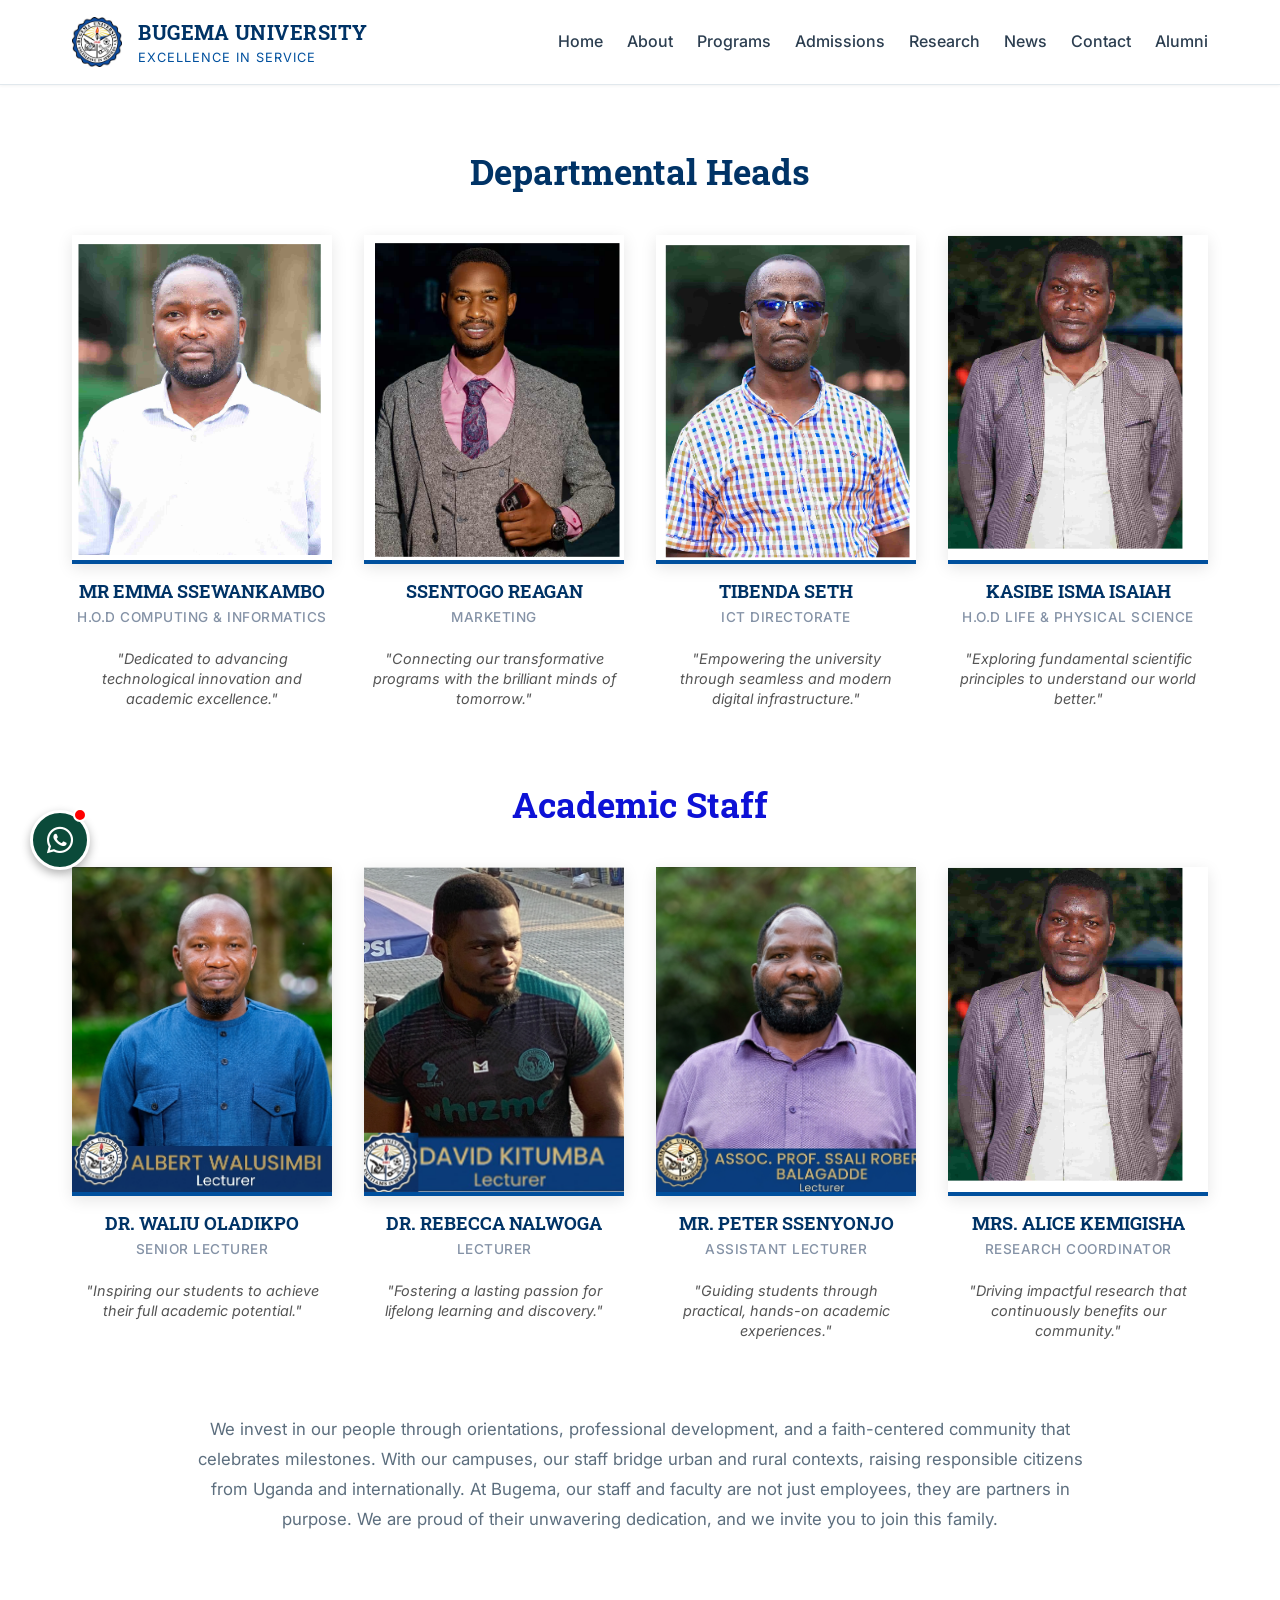
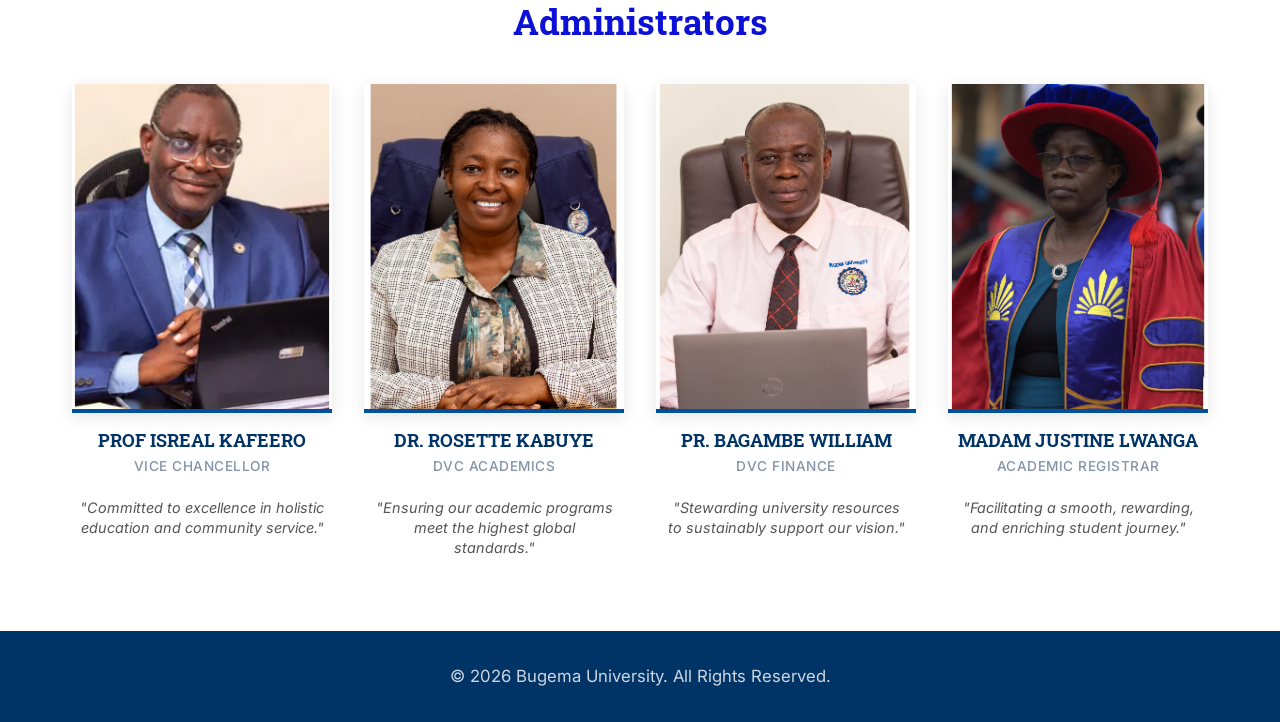
<file: staff.html>
<!DOCTYPE html>
<html lang="en">

<head>
    <meta charset="UTF-8">
    <meta name="viewport" content="width=device-width, initial-scale=1.0">
    <title>Staff - Bugema University</title>
    <link rel="stylesheet" href="styles.css">
    <link rel="stylesheet" href="https://cdnjs.cloudflare.com/ajax/libs/font-awesome/6.0.0-beta3/css/all.min.css">
</head>

<body>
    <header class="main-header">
        <div class="nav-container">
            <a href="index.html" class="logo">
                <img src="assets/logo.webp" alt="Bugema University Logo">
                <div class="logo-text">
                    <span>BUGEMA UNIVERSITY</span>
                    <span>Excellence In Service</span>
                </div>
            </a>
            <div class="hamburger">
                <span class="bar"></span>
                <span class="bar"></span>
                <span class="bar"></span>
            </div>
            <nav class="main-nav">
                <ul>
                    <li><a href="index.html">Home</a></li>
                    <li><a href="about.html">About</a></li>
                    <li><a href="academic-programs.html">Programs</a></li>
                    <li><a href="admissions.html">Admissions</a></li>
                    <li><a href="research.html">Research</a></li>
                    <li><a href="news.html">News</a></li>
                    <li><a href="contact.html">Contact</a></li>
                    <li><a href="alumni.html">Alumni</a></li>
                </ul>
            </nav>
        </div>
    </header>

    <div class="container fade-in">
        <style>
            .staff-hero {
                text-align: center;
                margin: 3rem 0;
            }

            .section-title {
                font-family: 'Roboto Slab', serif;
                font-size: 2.2rem;
                text-align: center;
                margin: 4rem 0 2rem 0;
                color: var(--primary-blue);
            }

            .section-title.red-title {
                color: #0d11d6;
            }

            .section-title::after {
                display: none;
            }

            .staff-intro {
                max-width: 900px;
                margin: 0 auto 3rem auto;
                color: var(--text-secondary);
                text-align: center;
                font-size: 1.05rem;
                line-height: 1.8;
            }

            .staff-portraits-grid {
                display: grid;
                grid-template-columns: repeat(auto-fit, minmax(220px, 1fr));
                gap: 2rem;
                margin-bottom: 4rem;
            }

            /* Admin specifically requested 5 cards in a row based on image */
            .admin-grid {
                grid-template-columns: repeat(auto-fit, minmax(180px, 1fr));
            }

            .staff-portrait-card {
                text-align: center;
                transition: transform 0.4s cubic-bezier(0.175, 0.885, 0.32, 1.275);
                cursor: pointer;
            }

            .image-wrapper {
                overflow: hidden;
                box-shadow: 0 4px 15px rgba(0, 0, 0, 0.1);
                margin-bottom: 1rem;
                border-bottom: 4px solid var(--secondary-blue);
                background-color: var(--bg-surface);
            }

            .staff-portrait-card img {
                width: 100%;
                aspect-ratio: 4/5;
                object-fit: cover;
                transition: transform 0.5s ease;
                display: block;
            }

            /* Hover Effect */
            .staff-portrait-card:hover {
                transform: translateY(-10px);
            }

            .staff-portrait-card:hover img {
                transform: scale(1.08);
            }

            .staff-portrait-card:hover .image-wrapper {
                border-bottom-color: #200bdd;
                /* Subtle accent change on hover */
                box-shadow: 0 10px 25px rgba(0, 51, 102, 0.2);
            }

            .staff-name {
                font-family: 'Roboto Slab', serif;
                color: var(--primary-blue);
                font-size: 1.15rem;
                margin-bottom: 0.2rem;
            }

            .staff-title {
                color: var(--text-muted);
                font-size: 0.85rem;
                font-weight: 500;
                text-transform: uppercase;
                letter-spacing: 0.5px;
            }

            .staff-message {
                font-size: 0.9rem;
                color: #555;
                margin-top: 0.8rem;
                margin-bottom: 0.5rem;
                font-style: italic;
                line-height: 1.4;
                padding: 0 0.5rem;
            }
        </style>

        <h2 class="section-title stagger-1">Departmental Heads</h2>

        <div class="staff-portraits-grid stagger-2">
            <div class="staff-portrait-card">
                <div class="image-wrapper">
                    <img src="assets/hd.png" alt="Prof. John Mugisha">
                </div>
                <h3 class="staff-name">MR EMMA SSEWANKAMBO</h3>
                <p class="staff-title">H.O.D Computing & Informatics</p>
                <p class="staff-message">"Dedicated to advancing technological innovation and academic excellence."</p>
            </div>
            <div class="staff-portrait-card">
                <div class="image-wrapper">
                    <img src="assets/sn.png" alt="Dr. Sarah Namatovu">
                </div>
                <h3 class="staff-name">SSENTOGO REAGAN </h3>
                <p class="staff-title">MARKETING</p>
                <p class="staff-message">"Connecting our transformative programs with the brilliant minds of tomorrow."
                </p>
            </div>
            <div class="staff-portrait-card">
                <div class="image-wrapper">
                    <img src="assets/tn.png" alt="Dr. Sarah Namatovu">
                </div>
                <h3 class="staff-name">TIBENDA SETH</h3>
                <p class="staff-title">ICT DIRECTORATE</p>
                <p class="staff-message">"Empowering the university through seamless and modern digital infrastructure."
                </p>
            </div>
            <div class="staff-portrait-card">
                <div class="image-wrapper">
                    <img src="assets/mm.png" alt="Dr. Sarah Namatovu">
                </div>
                <h3 class="staff-name">KASIBE ISMA ISAIAH </h3>
                <p class="staff-title">H.O.D LIFE & PHYSICAL SCIENCE</p>
                <p class="staff-message">"Exploring fundamental scientific principles to understand our world better."
                </p>
            </div>

        </div>

        <h2 class="section-title red-title stagger-3">Academic Staff</h2>

        <div class="staff-portraits-grid stagger-4">
            <div class="staff-portrait-card">
                <div class="image-wrapper">
                    <img src="assets/waliu.png" alt="Placeholder Vector">
                </div>
                <h3 class="staff-name">DR. WALIU OLADIKPO</h3>
                <p class="staff-title">SENIOR LECTURER</p>
                <p class="staff-message">"Inspiring our students to achieve their full academic potential."</p>
            </div>
            <div class="staff-portrait-card">
                <div class="image-wrapper">
                    <img src="assets/kitlu.png" alt="Dr. Rebecca Nalwoga">
                </div>
                <h3 class="staff-name">DR. REBECCA NALWOGA</h3>
                <p class="staff-title">LECTURER</p>
                <p class="staff-message">"Fostering a lasting passion for lifelong learning and discovery."</p>
            </div>
            <div class="staff-portrait-card">
                <div class="image-wrapper">
                    <img src="assets/bal.png" alt="Mr. Peter Ssenyonjo">
                </div>
                <h3 class="staff-name">MR. PETER SSENYONJO</h3>
                <p class="staff-title">ASSISTANT LECTURER</p>
                <p class="staff-message">"Guiding students through practical, hands-on academic experiences."</p>
            </div>
            <div class="staff-portrait-card">
                <div class="image-wrapper">
                    <img src="assets/mm.png" alt="Mrs. Alice Kemigisha">
                </div>
                <h3 class="staff-name">MRS. ALICE KEMIGISHA</h3>
                <p class="staff-title">RESEARCH COORDINATOR</p>
                <p class="staff-message">"Driving impactful research that continuously benefits our community."</p>
            </div>
        </div>

        <p class="staff-intro stagger-5">We invest in our people through orientations, professional development, and a
            faith-centered community that celebrates milestones. With our campuses, our staff bridge urban and rural
            contexts, raising responsible citizens from Uganda and internationally. At Bugema, our staff and faculty are
            not just employees, they are partners in purpose. We are proud of their unwavering dedication, and we invite
            you to join this family.</p>

        <h2 class="section-title red-title stagger-5">Administrators</h2>

        <div class="staff-portraits-grid admin-grid stagger-6">
            <div class="staff-portrait-card">
                <div class="image-wrapper">
                    <img src="assets/dv.png" alt="Jane Mukasa">
                </div>
                <h3 class="staff-name">PROF ISREAL KAFEERO</h3>
                <p class="staff-title">VICE CHANCELLOR</p>
                <p class="staff-message">"Committed to excellence in holistic education and community service."</p>
            </div>
            <div class="staff-portrait-card">
                <div class="image-wrapper">
                    <img src="assets/dc.png" alt="Susan Nalule">
                </div>
                <h3 class="staff-name">DR. ROSETTE KABUYE</h3>
                <p class="staff-title">DVC ACADEMICS</p>
                <p class="staff-message">"Ensuring our academic programs meet the highest global standards."</p>
            </div>
            <div class="staff-portrait-card">
                <div class="image-wrapper">
                    <img src="assets/fd.png" alt="Mr. Robert Kibira">
                </div>
                <h3 class="staff-name">PR. BAGAMBE WILLIAM</h3>
                <p class="staff-title">DVC FINANCE</p>
                <p class="staff-message">"Stewarding university resources to sustainably support our vision."</p>
            </div>
            <div class="staff-portrait-card">
                <div class="image-wrapper">
                    <img src="assets/ww.png" alt="Madam Justine Lwanga">
                </div>
                <h3 class="staff-name">MADAM JUSTINE LWANGA</h3>
                <p class="staff-title">ACADEMIC REGISTRAR</p>
                <p class="staff-message">"Facilitating a smooth, rewarding, and enriching student journey."</p>
            </div>

        </div>
    </div>

    <!-- WhatsApp Floating Button -->
    <a href="#" class="whatsapp-float stagger-6" aria-label="Chat with us on WhatsApp"
        style="position: fixed; bottom: 30px; left: 30px; width: 60px; height: 60px; background-color: #0b4a3a; color: white; border-radius: 50px; text-align: center; font-size: 30px; box-shadow: 0 4px 10px rgba(0,0,0,0.3); z-index: 1000; display: flex; align-items: center; justify-content: center; text-decoration: none; border: 3px solid white;">
        <i class="fab fa-whatsapp"></i>
        <span
            style="position: absolute; top: -5px; right: 0px; width: 14px; height: 14px; background-color: red; border-radius: 50%; border: 2px solid white;"></span>
    </a>

    <footer>
        <p>&copy; 2026 Bugema University. All Rights Reserved.</p>
    </footer>
    <script src="script.js"></script>
</body>

</html>
</file>
<file: styles.css>
@import url('https://fonts.googleapis.com/css2?family=Inter:wght@300;400;500;600;700&family=Roboto+Slab:wght@400;500;600;700&display=swap');

/* Professional Blue & White Design System */
:root {
    /* Color Palette */
    --primary-blue: #003366; /* Deep Navy */
    --secondary-blue: #00509E; /* Royal action blue */
    --light-blue: #E8F1F8; /* Very light tinted background */
    --accent-blue: #002244; /* Darker navy for hover states */
    
    /* Backgrounds */
    --bg-base: #FFFFFF;
    --bg-surface: #F8F9FA;
    --bg-blue: #003366;
    
    /* Typography */
    --text-primary: #2C3E50;
    --text-secondary: #5C6E7E;
    --text-muted: #8492A6;
    --text-inverse: #FFFFFF;
    
    /* Borders & Decor */
    --border-light: #E1E8ED;
    --border-subtle: #F0F4F8;
    
    /* Shadows */
    --shadow-sm: 0 1px 3px rgba(0, 0, 0, 0.05);
    --shadow-md: 0 4px 6px rgba(0, 51, 102, 0.08);
    --shadow-lg: 0 10px 15px rgba(0, 51, 102, 0.12);
    
    /* Metrics */
    --radius-sm: 4px;
    --radius-md: 8px;
    --radius-lg: 12px;
    
    /* Transitions */
    --transition-fast: 0.2s ease-in-out;
    --transition-base: 0.3s ease-in-out;
}

/* Reset and Base Styles */
* {
    margin: 0;
    padding: 0;
    box-sizing: border-box;
}

body {
    font-family: 'Inter', sans-serif;
    background-color: var(--bg-base);
    color: var(--text-primary);
    line-height: 1.6;
    display: flex;
    flex-direction: column;
    min-height: 100vh;
}

/* Typography Enhancements */
h1, h2, h3, h4, h5, h6 {
    font-family: 'Roboto Slab', serif;
    color: var(--primary-blue);
    line-height: 1.3;
    font-weight: 700;
}

h1 {
    font-size: clamp(2rem, 4vw, 3.5rem);
    margin-bottom: 1rem;
}

h2 {
    font-size: clamp(1.75rem, 3vw, 2.25rem);
    margin-bottom: 1rem;
    position: relative;
    padding-bottom: 0.5rem;
}

h2::after {
    content: '';
    position: absolute;
    bottom: 0;
    left: 0;
    width: 50px;
    height: 3px;
    background: var(--secondary-blue);
    border-radius: 2px;
}

.text-center h2::after {
    left: 50%;
    transform: translateX(-50%);
}

h3 {
    font-size: 1.3rem;
    margin-bottom: 0.75rem;
    color: var(--secondary-blue);
}

p {
    margin-bottom: 1.25rem;
    color: var(--text-secondary);
    font-size: 1.05rem;
}

a {
    color: var(--secondary-blue);
    text-decoration: none;
    transition: color var(--transition-fast);
}

a:hover {
    color: var(--accent-blue);
    text-decoration: underline;
}

/* Containers */
.container {
    width: 100%;
    max-width: 1200px;
    margin: 0 auto;
    padding: 0 2rem;
    flex: 1;
}

/* Professional Header */
.main-header {
    background: var(--bg-base);
    border-bottom: 1px solid var(--border-light);
    position: sticky;
    top: 0;
    z-index: 1000;
    box-shadow: var(--shadow-sm);
}

.nav-container {
    max-width: 1200px;
    margin: 0 auto;
    display: flex;
    justify-content: space-between;
    align-items: center;
    padding: 1rem 2rem;
}

/* Branding */
.logo {
    display: flex;
    align-items: center;
    gap: 1rem;
    text-decoration: none;
}

.logo img {
    height: 50px;
    width: auto;
    object-fit: contain;
}

.logo-text {
    display: flex;
    flex-direction: column;
}

.logo-text span:first-child {
    font-family: 'Roboto Slab', serif;
    font-weight: 700;
    font-size: 1.25rem;
    color: var(--primary-blue);
    text-transform: uppercase;
    letter-spacing: 0.5px;
}

.logo-text span:last-child {
    font-size: 0.8rem;
    color: var(--secondary-blue);
    text-transform: uppercase;
    letter-spacing: 1px;
}

/* Navigation */
.main-nav ul {
    display: flex;
    list-style: none;
    gap: 1.5rem;
}

.main-nav a {
    color: var(--text-primary);
    font-weight: 500;
    font-size: 1rem;
    padding: 0.5rem 0;
    text-decoration: none;
    border-bottom: 2px solid transparent;
    transition: all var(--transition-fast);
}

.main-nav a:hover, .main-nav a.active {
    color: var(--secondary-blue);
    border-bottom-color: var(--secondary-blue);
}

.hamburger {
    display: none;
    cursor: pointer;
}

.bar {
    display: block;
    width: 25px;
    height: 3px;
    margin: 5px auto;
    background-color: var(--primary-blue);
    transition: all 0.3s ease;
}

/* Academic Hero Section */
.hero-background {
    position: relative;
    width: 100%;
    height: 60vh;
    min-height: 400px;
    background-color: var(--primary-blue);
    display: flex;
    align-items: center;
    justify-content: center;
    overflow: hidden;
    margin-bottom: 3rem;
}

.hero-background img {
    position: absolute;
    inset: 0;
    width: 100%;
    height: 100%;
    object-fit: cover;
    opacity: 0.4; /* Strong overlay effect for readability */
    mix-blend-mode: multiply;
}

.hero-overlay {
    position: absolute;
    inset: 0;
    background: linear-gradient(to right, rgba(0,51,102,0.9), rgba(0,51,102,0.6));
    z-index: 1;
}

.hero-content {
    position: relative;
    z-index: 2;
    text-align: center;
    padding: 2rem;
    max-width: 800px;
}

.hero-content h1 {
    color: var(--text-inverse);
    margin-bottom: 1rem;
}

.breadcrumb {
    color: var(--light-blue);
    font-size: 1rem;
    font-weight: 500;
    text-transform: uppercase;
    letter-spacing: 1px;
}

/* General Layout Elements */
.content-box {
    background: var(--bg-surface);
    border-radius: var(--radius-md);
    padding: 2.5rem;
    margin-bottom: 2rem;
    border-top: 4px solid var(--primary-blue);
    box-shadow: var(--shadow-sm);
}

.text-center { text-align: center; }
.mb-8 { margin-bottom: 2rem; }

/* Grids and Cards */
.programs-grid {
    display: grid;
    grid-template-columns: repeat(auto-fit, minmax(350px, 1fr));
    gap: 2rem;
    margin-bottom: 3rem;
}

.program-card {
    background: var(--bg-base);
    border: 1px solid var(--border-light);
    border-radius: var(--radius-md);
    overflow: hidden;
    box-shadow: var(--shadow-sm);
    transition: transform var(--transition-fast), box-shadow var(--transition-fast);
}

.program-card:hover {
    transform: translateY(-4px);
    box-shadow: var(--shadow-md);
    border-color: var(--secondary-blue);
}

.program-header {
    background: var(--light-blue);
    padding: 1.5rem;
    border-bottom: 1px solid var(--border-light);
}

.program-header h2 {
    margin: 0;
    font-size: 1.5rem;
}

.program-header h2::after {
    display: none;
}

.program-content {
    padding: 1.5rem;
}

.program-item {
    margin-bottom: 2rem;
    padding-bottom: 2rem;
    border-bottom: 1px dashed var(--border-light);
}

.program-item:last-child {
    border-bottom: none;
    margin-bottom: 0;
    padding-bottom: 0;
}

/* Utilities like lists */
ul:not(.main-nav ul) {
    list-style-type: none;
    margin-bottom: 1.5rem;
    padding-left: 0.5rem;
}

ul:not(.main-nav ul) li {
    position: relative;
    padding-left: 1.5rem;
    margin-bottom: 0.5rem;
    color: var(--text-secondary);
}

ul:not(.main-nav ul) li::before {
    content: '■';
    color: var(--secondary-blue);
    font-size: 0.6em;
    position: absolute;
    left: 0;
    top: 6px;
}

/* Quick Links & Buttons */
.quick-links {
    display: flex;
    flex-wrap: wrap;
    gap: 1rem;
    margin-top: 1.5rem;
}

.link-button, .btn, button, input[type="submit"] {
    display: inline-block;
    background-color: var(--secondary-blue);
    color: var(--text-inverse);
    padding: 0.75rem 1.5rem;
    border-radius: var(--radius-sm);
    font-weight: 500;
    border: none;
    cursor: pointer;
    text-decoration: none;
    text-align: center;
    transition: background-color var(--transition-fast);
}

.link-button:hover, .btn:hover, button:hover, input[type="submit"]:hover {
    background-color: var(--accent-blue);
    color: var(--text-inverse);
    text-decoration: none;
}

/* Forms */
form {
    background: var(--bg-surface);
    padding: 2.5rem;
    border-radius: var(--radius-md);
    border: 1px solid var(--border-light);
    max-width: 700px;
    margin: 2rem auto;
}

.form-group {
    margin-bottom: 1.5rem;
}

label {
    display: block;
    margin-bottom: 0.5rem;
    font-weight: 600;
    color: var(--text-primary);
}

input[type="text"],
input[type="email"],
input[type="number"],
input[type="tel"],
input[type="date"],
textarea,
select {
    width: 100%;
    padding: 0.75rem;
    border: 1px solid var(--border-light);
    border-radius: var(--radius-sm);
    font-family: inherit;
    font-size: 1rem;
    background: var(--bg-base);
    transition: border-color var(--transition-fast);
}

input:focus, textarea:focus, select:focus {
    outline: none;
    border-color: var(--secondary-blue);
    box-shadow: 0 0 0 3px rgba(0, 80, 158, 0.1);
}

/* Tables */
table {
    width: 100%;
    border-collapse: collapse;
    margin: 2rem 0;
    background: var(--bg-base);
    border: 1px solid var(--border-light);
    border-radius: var(--radius-md);
    overflow: hidden;
}

th, td {
    padding: 1rem;
    text-align: left;
    border-bottom: 1px solid var(--border-light);
}

th {
    background-color: var(--light-blue);
    color: var(--primary-blue);
    font-weight: 600;
}

tr:hover {
    background-color: var(--bg-surface);
}

/* Footer */
footer {
    background-color: var(--primary-blue);
    color: var(--text-inverse);
    text-align: center;
    padding: 2rem;
    margin-top: auto;
}

footer p {
    color: rgba(255, 255, 255, 0.8);
    margin: 0;
}

/* Profile cards / Staff */
.staff-grid {
    display: grid;
    grid-template-columns: repeat(auto-fill, minmax(280px, 1fr));
    gap: 2rem;
}

.profile-img {
    width: 100%;
    max-width: 250px;
    aspect-ratio: 1;
    object-fit: cover;
    border-radius: var(--radius-md);
    border: 3px solid var(--light-blue);
    margin-bottom: 1rem;
}

.float-img {
    float: left;
    margin-right: 2rem;
    margin-bottom: 1rem;
    width: 300px;
    height: auto;
    border-radius: var(--radius-md);
}

/* Typewriter specificity override */
.typewriter {
    border-right: 2px solid var(--text-inverse) !important;
}

/* Setup responsive layout */
@media (max-width: 768px) {
    .nav-container {
        flex-direction: column;
        align-items: flex-start;
    }
    
    .hamburger {
        display: block;
        position: absolute;
        top: 1.5rem;
        right: 2rem;
    }
    
    .main-nav ul {
        display: none;
        flex-direction: column;
        width: 100%;
        margin-top: 1rem;
    }
    
    .main-nav ul.nav-active {
        display: flex;
    }
    
    .hero-background {
        height: 40vh;
        min-height: 300px;
    }
    
    .hero-content h1 {
        font-size: 2rem;
    }
    
    .float-img {
        float: none;
        width: 100%;
        margin-right: 0;
    }
}
</file>
